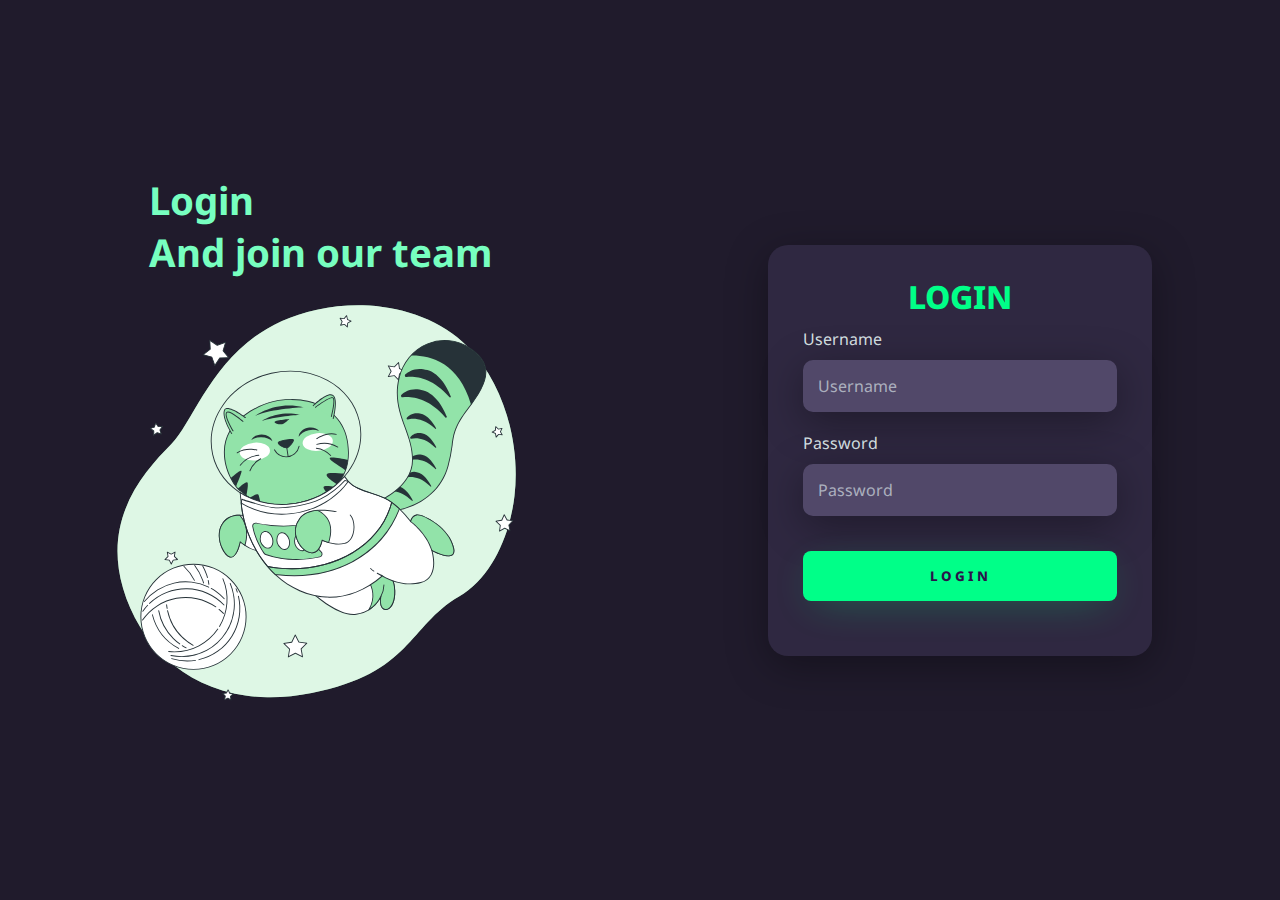
<file: index.html>
<!DOCTYPE html>
<html lang="en">
<head>
    <meta charset="UTF-8">
    <meta http-equiv="X-UA-Compatible" content="IE=edge">
    <meta name="viewport" content="width=device-width, initial-scale=1.0">
    <link rel="stylesheet" href="./css/style.css">
    <title>Login</title>
</head>
<body>
    <div class="main-login">
        <div class="left-login">
            <h1>Login<br>And join our team</h1>
            <img src="./img/cat.svg" alt="">
        </div>
        <div class="right-login">
            <div class="card-login">
                <h1>LOGIN</h1>
                <div class="textfield">
                    <label for="usuario">Username</label>
                    <input type="text" name="usuario" id="usuario" placeholder="Username">
                </div>
                <div class="textfield">
                    <label for="senha">Password</label>
                    <input type="password" name="senha" id="senha" placeholder="Password">
                </div>
                <button class="btn-login">Login</button>
            </div>
        </div>
    </div>
</body>
</html>
</file>
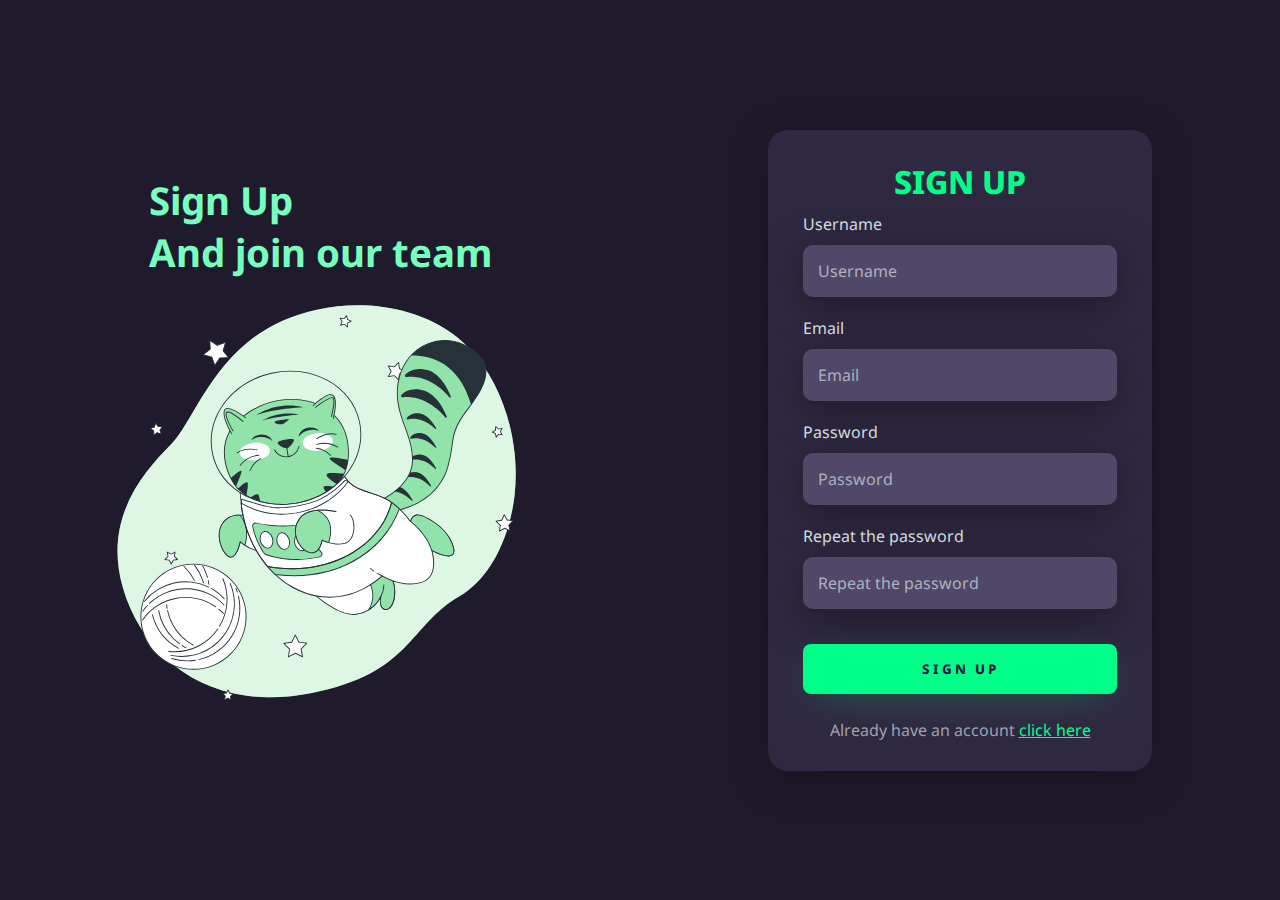
<file: signup.html>
<!DOCTYPE html>
<html lang="en">
<head>
    <meta charset="UTF-8">
    <meta http-equiv="X-UA-Compatible" content="IE=edge">
    <meta name="viewport" content="width=device-width, initial-scale=1.0">
    <link rel="stylesheet" href="./css/style.css">
    <title>Sign Up</title>
</head>
<body>
    <div class="main-login">
        <div class="left-login">
            <h1>Sign Up<br>And join our team</h1>
            <img src="./img/cat.svg" alt="">
        </div>
        <div class="right-login">
            <div class="card-login">
                <h1>SIGN UP</h1>
                <div class="textfield">
                    <label for="usuario">Username</label>
                    <input type="text" name="usuario" id="usuario" placeholder="Username">
                </div>
                <div class="textfield">
                    <label for="email">Email</label>
                    <input type="text" name="email" id="email" placeholder="Email">
                </div>
                <div class="textfield">
                    <label for="senha">Password</label>
                    <input type="password" name="senha" id="senha" placeholder="Password">
                </div>
                <div class="textfield">
                    <label for="senha2">Repeat the password</label>
                    <input type="password" name="senha2" id="senha2" placeholder="Repeat the password">
                </div>
                <button class="btn-login">Sign up</button>
                <span>Already have an account <a href="./index.html">click here</a></span>
            </div>
        </div>
    </div>
</body>
</html>
</file>
<file: css/style.css>
@import url('https://fonts.googleapis.com/css2?family=Noto+Sans:wght@400;700&display=swap');

* {
    margin: 0;
    padding: 0;
    box-sizing: border-box;
    font-family: "Noto Sans", sans-serif;
}

.main-login {
    width: 100vw;
    height: 100vh;
    background: #201b2c;
    display: flex;
    align-items: center;
    justify-content: center;
}

.left-login {
    width: 50vw;
    height: 50vh;
    display: flex;
    flex-direction: column;
    align-items: center;
    justify-content: center;
}

.left-login h1 {
    font-size: 3vw;
    color: #77ffc0;
}

.left-login img {
    width: 35vw;
}

.right-login {
    width: 50vw;
    height: 50vh;
    display: flex;
    align-items: center;
    justify-content: center;
}

.card-login {
    width: 60%;
    display: flex;
    flex-direction: column;
    align-items: center;
    justify-content: center;
    padding: 30px 35px;
    background: #2f2841;
    border-radius: 20px;
    box-shadow: 0 10px 40px #00000056;
}

.card-login h1 {
    color: #00ff88;
    font-weight: 800;
    margin: 0;
}

.textfield {
    width: 100%;
    display: flex;
    flex-direction: column;
    align-items: flex-start;
    justify-content: center;
    margin: 10px 0;
}

.textfield input {
    width: 100%;
    border: none;
    border-radius: 10px;
    padding: 15px;
    background: #514869;
    color: #f0ffffde;
    font-size: 12pt;
    box-shadow: 0 10px 40px #00000056;
    outline: none;
    box-sizing: border-box;
}

.textfield input::placeholder, span {
    color: #f0ffff94;
}

a {
    color: #00ff88;
}

.textfield label {
    color: #f0ffffde;
    margin-bottom: 10px;
}

.btn-login {
    width: 100%;
    padding: 16px 0;
    margin: 25px;
    border: none;
    border-radius: 8px;
    outline: none;
    text-transform: uppercase;
    font-weight: 800;
    letter-spacing: 3px;
    color: #2b134b; 
    background: #00ff88;
    cursor: pointer;
    box-shadow: 0 10px 40px -12px #00ff8052;
}

@media only screen and (max-width: 950px) {
    .card-login {
        width: 85px;
    }
}

@media only screen and (max-width: 600px) {
    .main-login {
        flex-direction: column;
    }

    .left-login h1, .left-login img {
        display: none;
    }

    .left-login, .right-login {
        width: 100%;
        height: auto;
    }

    .card-login {
        width: 90%;
    }
    
}
</file>
